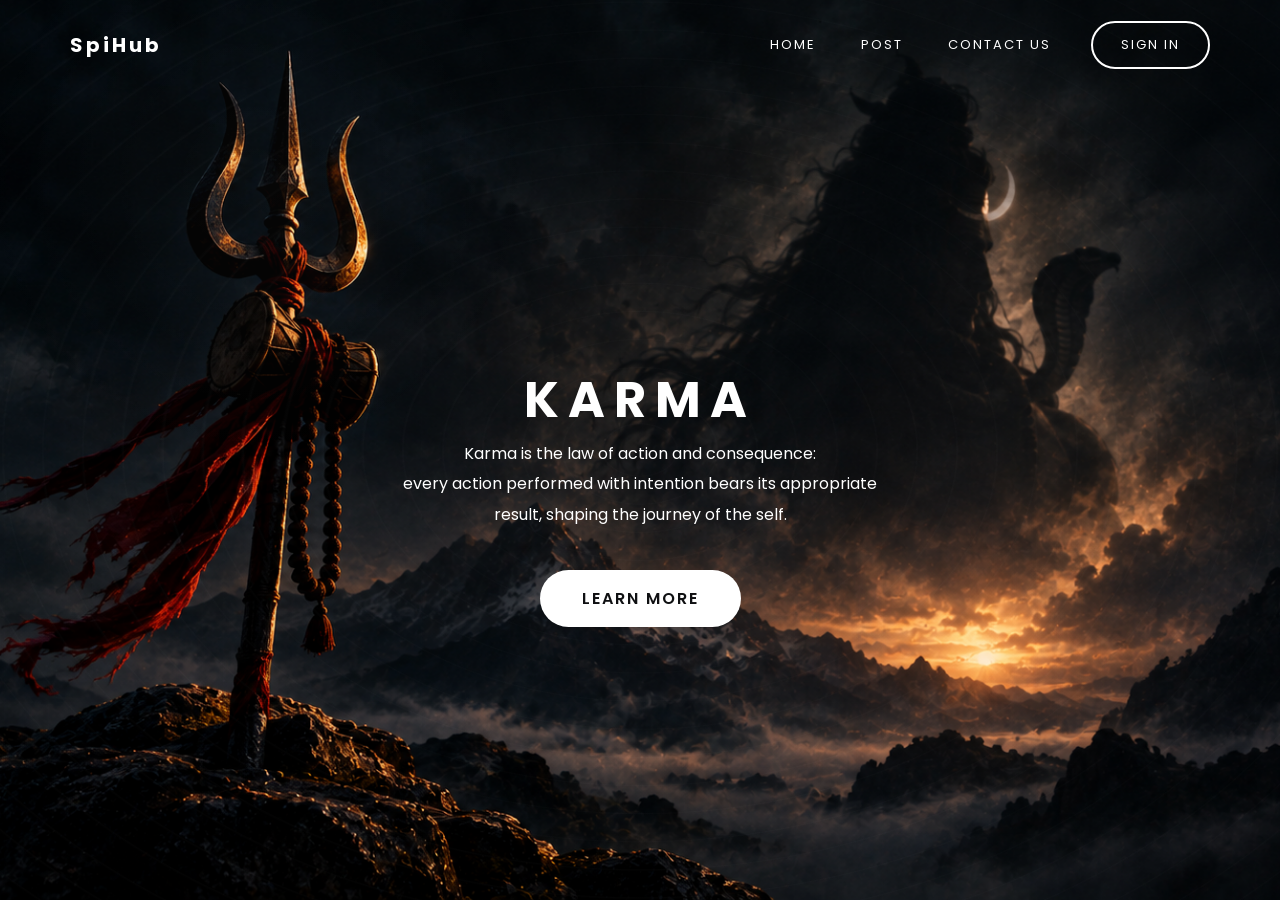
<file: index.html>
<!DOCTYPE html>
<html lang="en">
<head>

<meta charset="UTF-8">
<meta name="viewport" content="width=device-width, initial-scale=1.0, user-scalable=no">
<link href="https://fonts.googleapis.com/css2?family=Poppins:wght@400;500;600;700&display=swap" rel="stylesheet"> 
<title>SpiHub</title>

<link rel="stylesheet" href="style.css">

</head>

<body>


<header>

    <div class="logo">
        <!--<div class="logo-circle"></div>-->
        SpiHub
    </div>


    <nav>
        <a href="home.html">HOME</a>
        <a href="post.html">POST</a>
        <a href="#">CONTACT US</a>
        <!--<div class="search"></div>-->
    </nav>

   
    <a href="login.html" class="sign-btn">
        SIGN IN
    </a>

<div class="mobile-nav" id="mobileNav">
    <a href="home.html">HOME</a>
    <a href="post.html">POST</a>
    <a href="#">CONTACT US</a>
    <a href="login.html">SIGN IN</a>
</div>

    <div class="menu" onclick="toggleMenu()">
        ☰
    </div>

</header>



<section class="hero">

    <h1>
        KARMA
    </h1>


    <p>
        Karma is the law of action and consequence:<br>
        every action performed with intention bears its appropriate<br>
        result, shaping the journey of the self.
    </p>


    <a href="index222.html" class="cta">
        LEARN MORE
    </a>


</section>


<script src="script.js"></script>

</body>
</html>
</file>
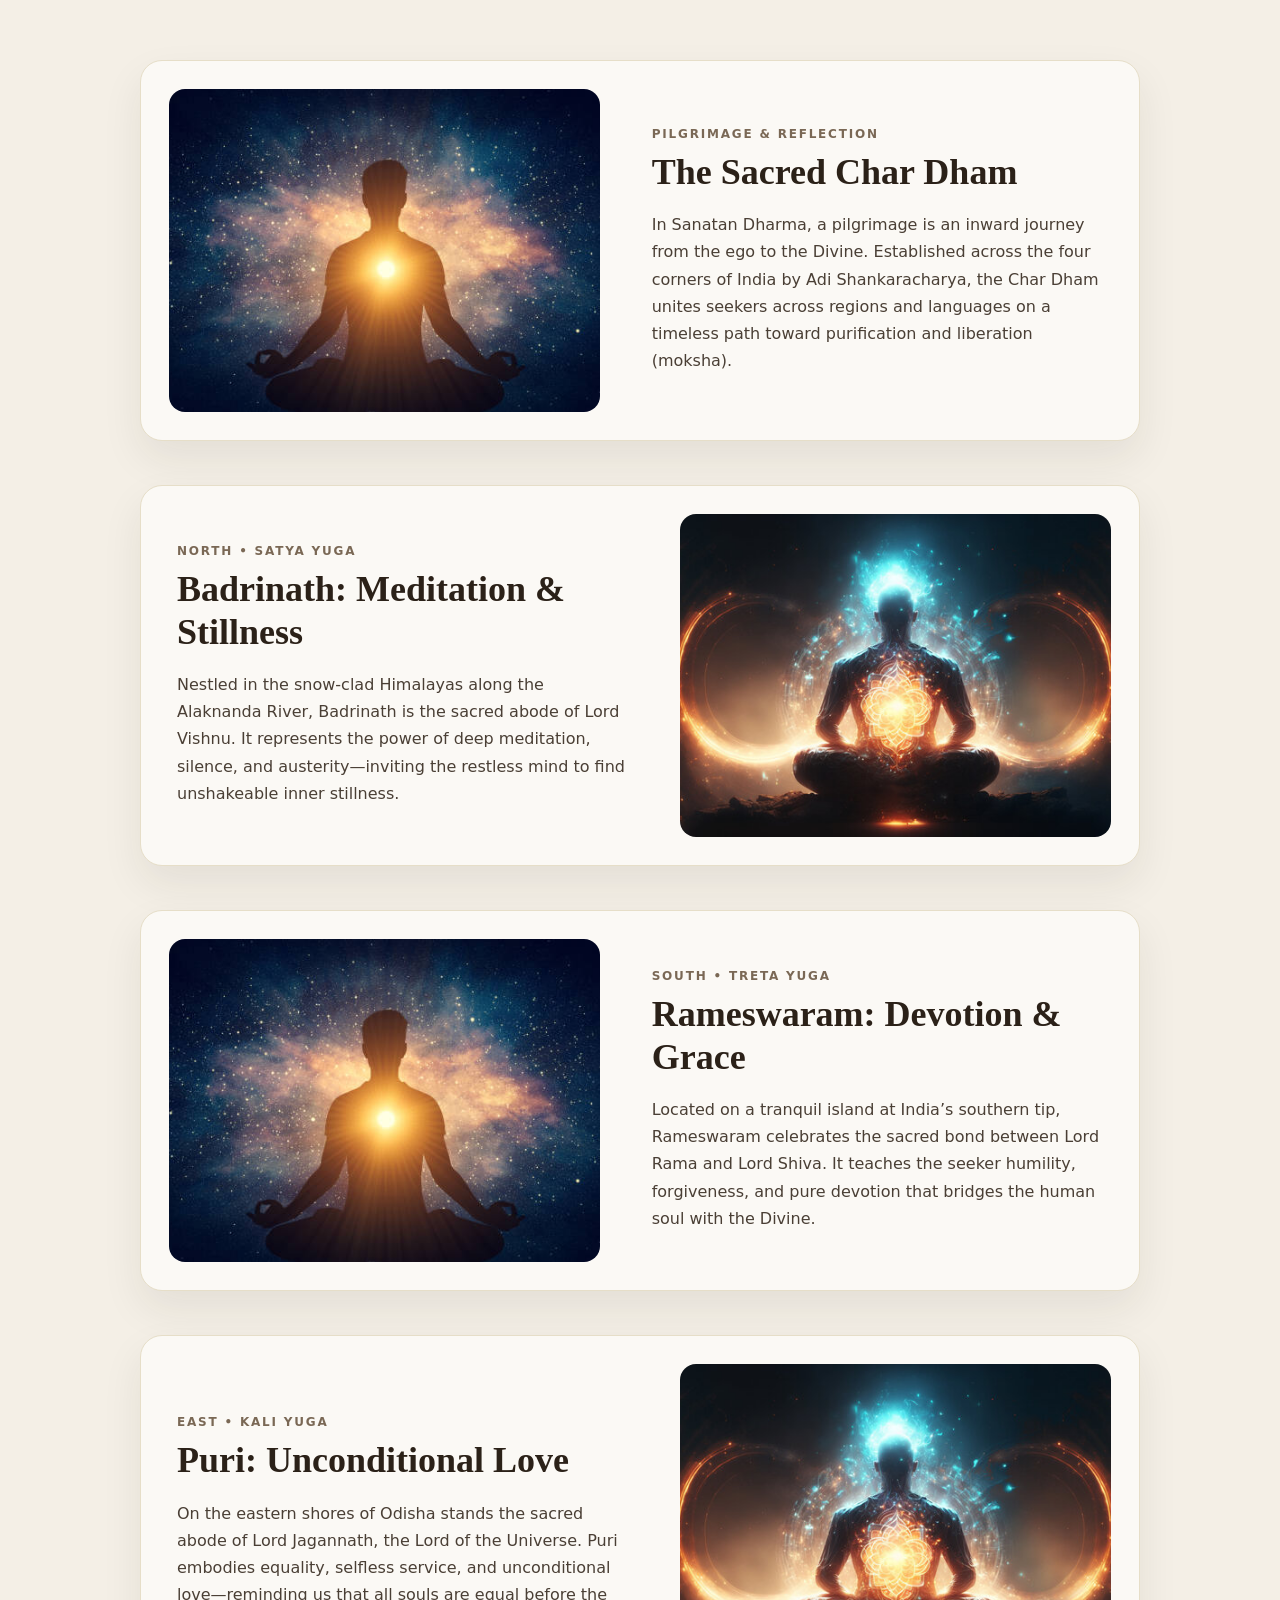
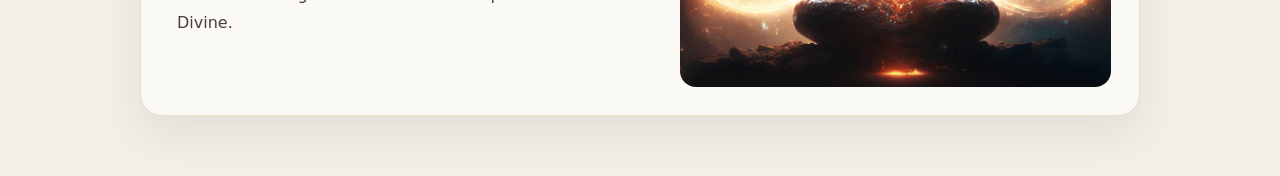
<file: home.html>
<!DOCTYPE html>
<html lang="en">
<head>
  <meta charset="UTF-8" />
  <meta name="viewport" content="width=device-width, initial-scale=1.0" />
  <title>The Sacred Char Dham</title>
  <style>
    * {
      box-sizing: border-box;
      margin: 0;
      padding: 0;
    }

    body {
      background-color: #f4efe6;
      font-family: system-ui, -apple-system, 'Segoe UI', Roboto, sans-serif;
      padding: clamp(24px, 5vw, 60px) clamp(14px, 3vw, 28px);
      color: #2c2219;
    }

    /* Vertical container holding all sections one by one */
    .sections-wrapper {
      max-width: 1000px;
      margin: 0 auto;
      display: flex;
      flex-direction: column;
      gap: clamp(24px, 4vw, 44px);
    }

    .dham-card {
      display: flex;
      align-items: center;
      gap: clamp(20px, 4vw, 44px);
      width: 100%;
      background-color: #fbf9f5;
      border: 1px solid #e6dec8;
      border-radius: clamp(14px, 2vw, 22px);
      padding: clamp(16px, 3vw, 28px);
      box-shadow: 0 18px 40px rgba(44, 34, 25, 0.08);
    }

    /* Alternate image to the right on every 2nd card for visual variety */
    .dham-card:nth-child(even) {
      flex-direction: row-reverse;
    }

    .dham-image {
      flex: 1 1 48%;
      min-width: 0;
    }

    .dham-image img {
      width: 100%;
      aspect-ratio: 4 / 3;
      max-height: 400px;
      object-fit: cover;
      border-radius: clamp(10px, 1.5vw, 16px);
      display: block;
    }

    .dham-content {
      flex: 1 1 52%;
      min-width: 0;
      padding: 0 8px;
    }

    .dham-tag {
      display: block;
      font-size: clamp(11px, 1.2vw, 12px);
      font-weight: 600;
      letter-spacing: 1.8px;
      text-transform: uppercase;
      color: #7a6855;
      margin-bottom: 10px;
    }

    .dham-content h2 {
      font-family: 'Georgia', 'Times New Roman', serif;
      font-size: clamp(24px, 3.4vw, 36px);
      line-height: 1.18;
      font-weight: 700;
      color: #2b2118;
      margin-bottom: clamp(12px, 2vw, 18px);
    }

    .dham-content p {
      font-size: clamp(14.5px, 1.5vw, 16px);
      line-height: 1.7;
      color: #4a3f35;
    }

    /* Tablet & Mobile stacking (overrides row-reverse so image is always on top) */
    @media (max-width: 768px) {
      .dham-card,
      .dham-card:nth-child(even) {
        flex-direction: column;
        align-items: stretch;
      }

      .dham-image,
      .dham-content {
        flex: 1 1 auto;
        width: 100%;
        padding: 0;
      }

      .dham-image img {
        aspect-ratio: 16 / 10;
        max-height: 300px;
      }
    }
  </style>
</head>
<body>

  <main class="sections-wrapper">

    <!-- Section 1: Overview -->
    <section class="dham-card">
      <div class="dham-image">
        <img src="img1.jpg" alt="Spiritual traveler walking toward a glowing ancient temple" />
      </div>
      <div class="dham-content">
        <span class="dham-tag">Pilgrimage &amp; Reflection</span>
        <h2>The Sacred Char Dham</h2>
        <p>
          In Sanatan Dharma, a pilgrimage is an inward journey from the ego to the Divine.
          Established across the four corners of India by Adi Shankaracharya, the Char Dham
          unites seekers across regions and languages on a timeless path toward purification
          and liberation (moksha).
        </p>
      </div>
    </section>

    <!-- Section 2: Badrinath -->
    <section class="dham-card">
      <div class="dham-image">
        <img src="img2.jpg" alt="Badrinath temple in the Himalayas" />
      </div>
      <div class="dham-content">
        <span class="dham-tag">North • Satya Yuga</span>
        <h2>Badrinath: Meditation &amp; Stillness</h2>
        <p>
          Nestled in the snow-clad Himalayas along the Alaknanda River, Badrinath is the
          sacred abode of Lord Vishnu. It represents the power of deep meditation, silence,
          and austerity—inviting the restless mind to find unshakeable inner stillness.
        </p>
      </div>
    </section>

    <!-- Section 3: Rameswaram -->
    <section class="dham-card">
      <div class="dham-image">
        <img src="img1.jpg" alt="Rameswaram temple by the ocean" />
      </div>
      <div class="dham-content">
        <span class="dham-tag">South • Treta Yuga</span>
        <h2>Rameswaram: Devotion &amp; Grace</h2>
        <p>
          Located on a tranquil island at India’s southern tip, Rameswaram celebrates the
          sacred bond between Lord Rama and Lord Shiva. It teaches the seeker humility,
          forgiveness, and pure devotion that bridges the human soul with the Divine.
        </p>
      </div>
    </section>

    <!-- Section 4: Puri -->
    <section class="dham-card">
      <div class="dham-image">
        <img src="img2.jpg" alt="Jagannath temple in Puri" />
      </div>
      <div class="dham-content">
        <span class="dham-tag">East • Kali Yuga</span>
        <h2>Puri: Unconditional Love</h2>
        <p>
          On the eastern shores of Odisha stands the sacred abode of Lord Jagannath, the
          Lord of the Universe. Puri embodies equality, selfless service, and unconditional
          love—reminding us that all souls are equal before the Divine.
        </p>
      </div>
    </section>
  </main>

</body>
</html>
</file>
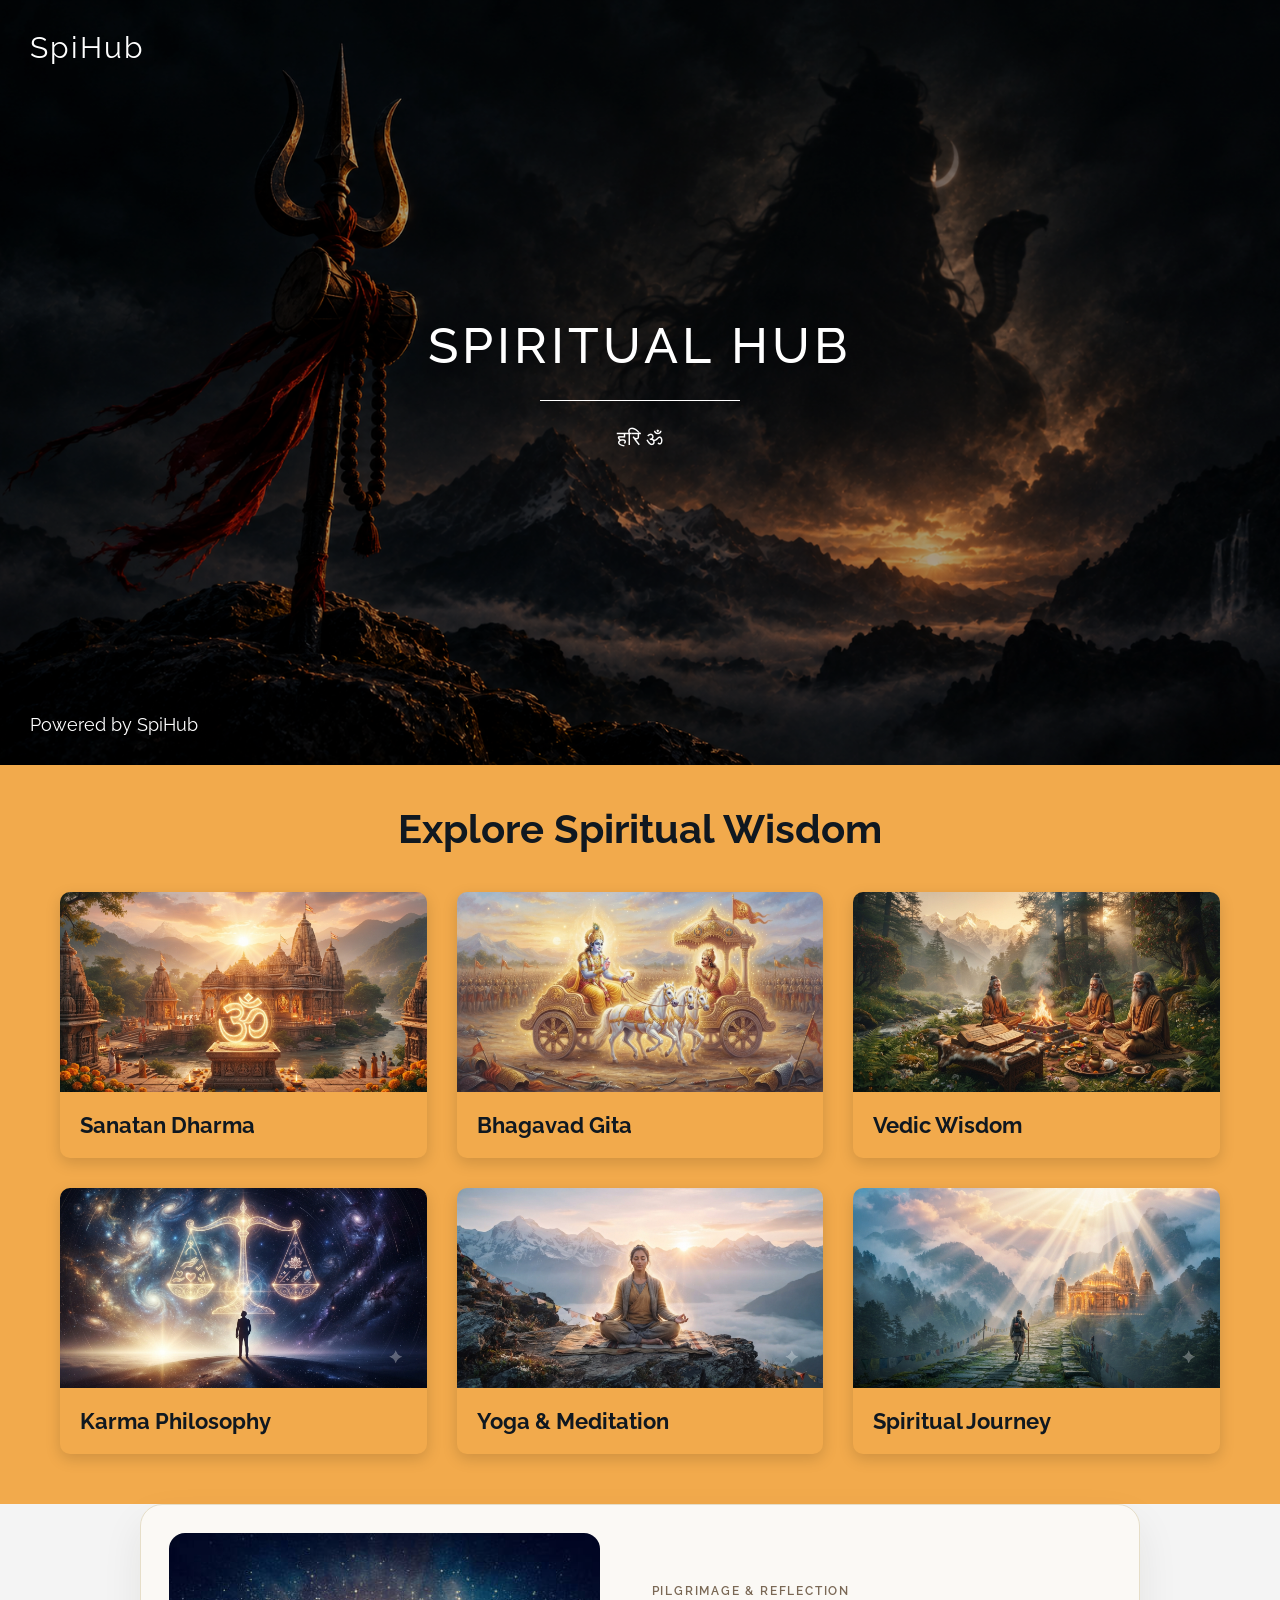
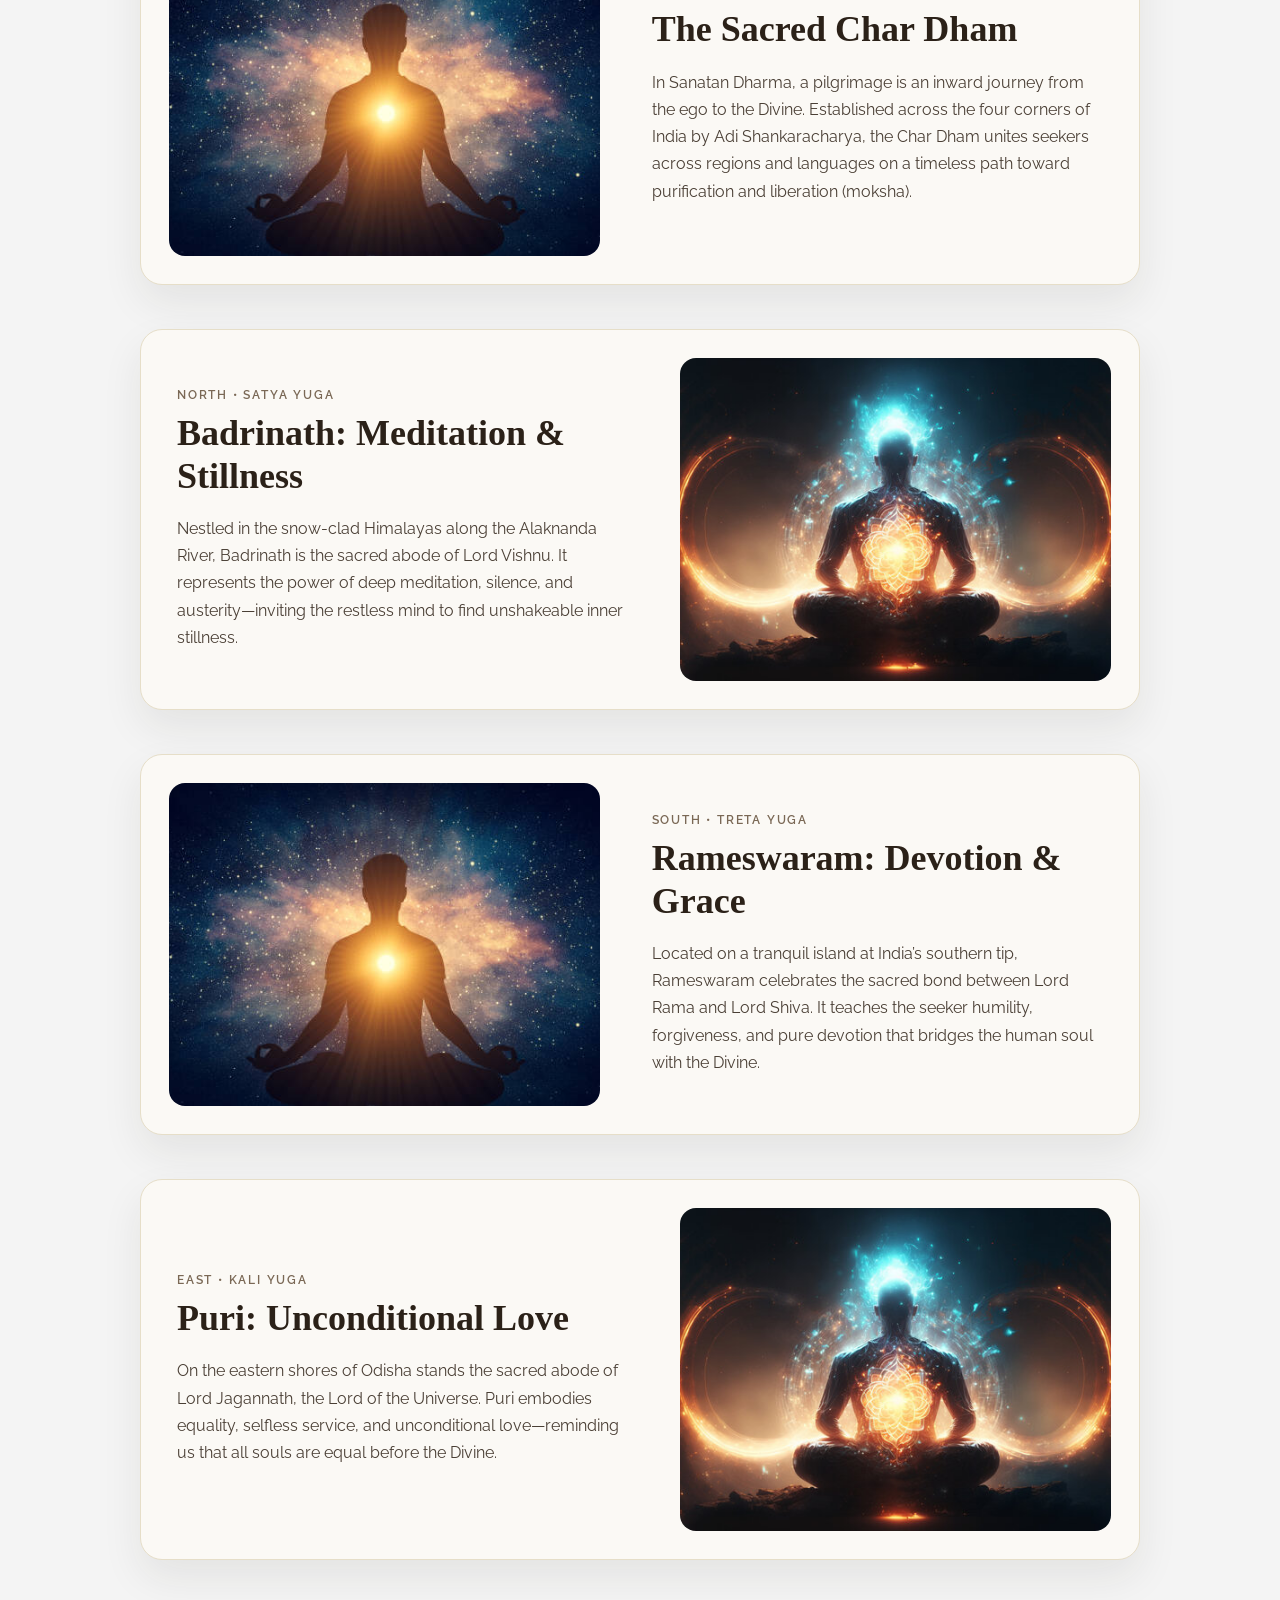
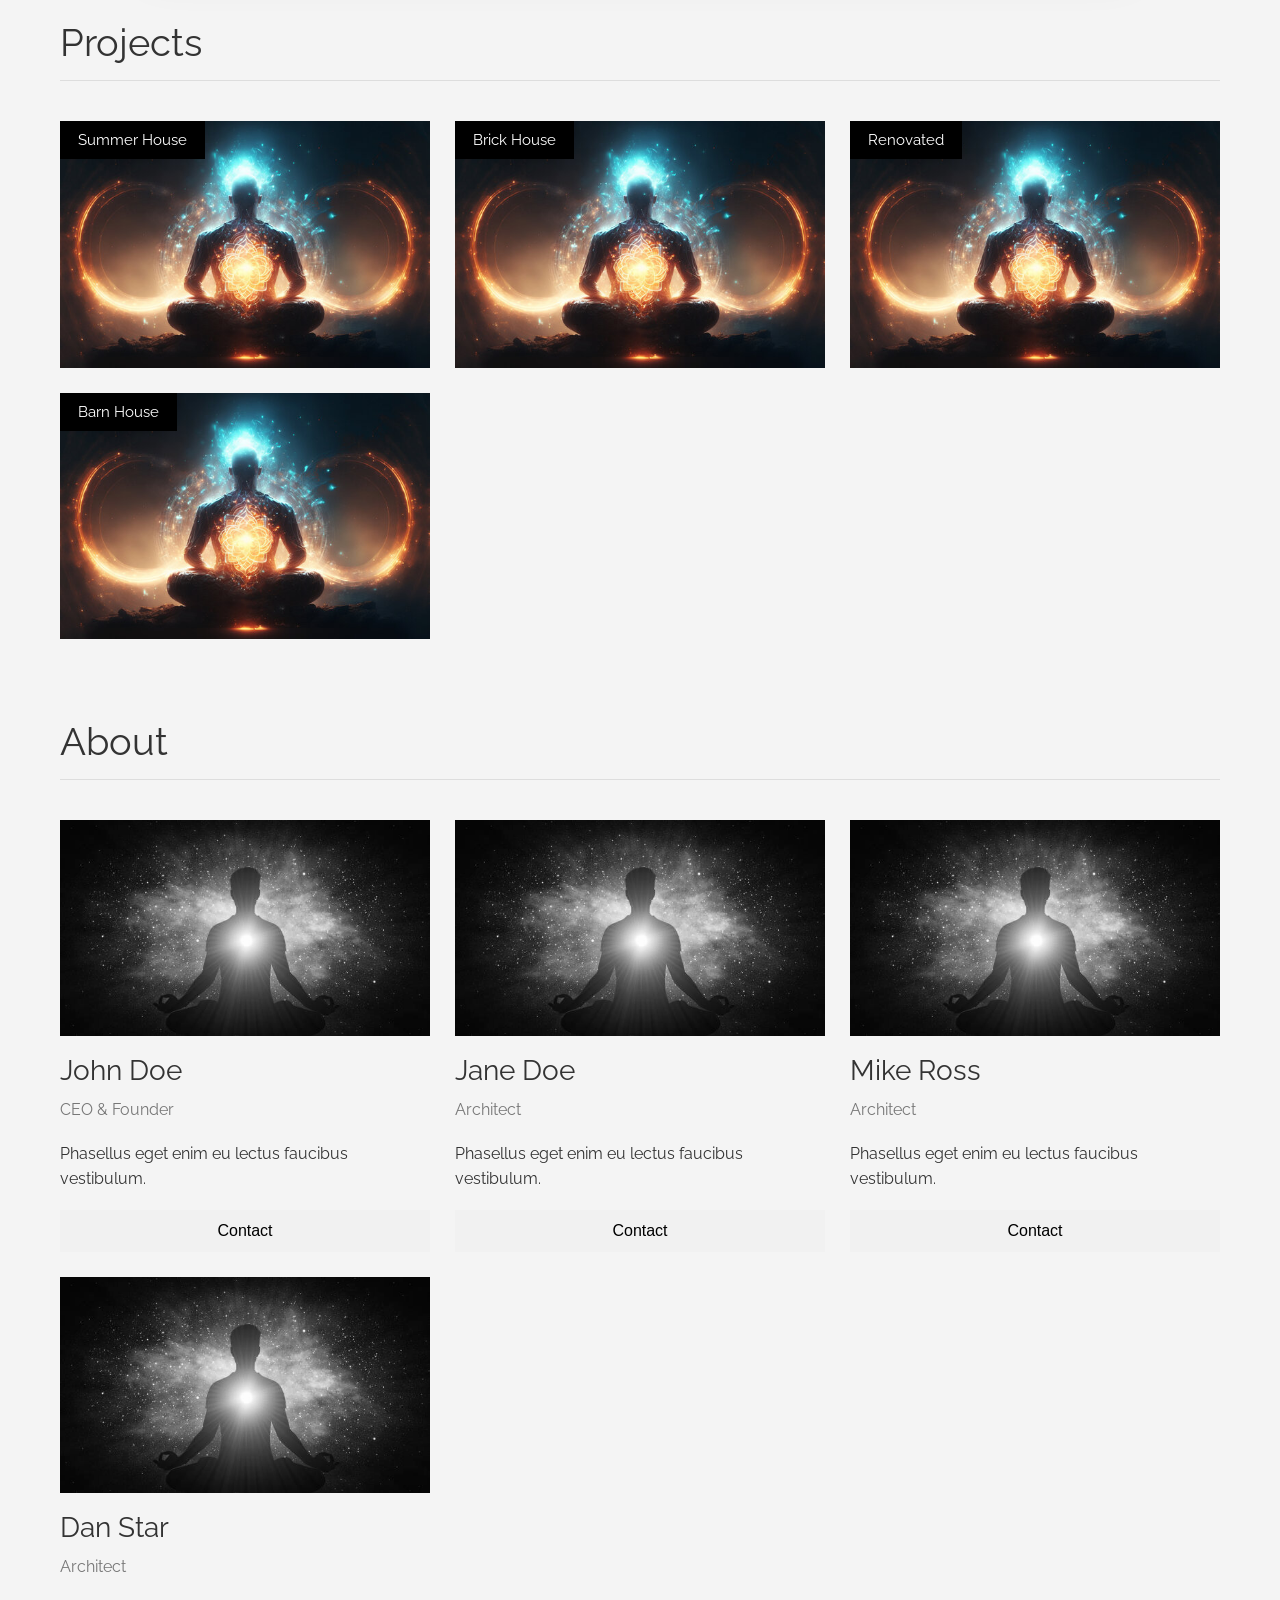
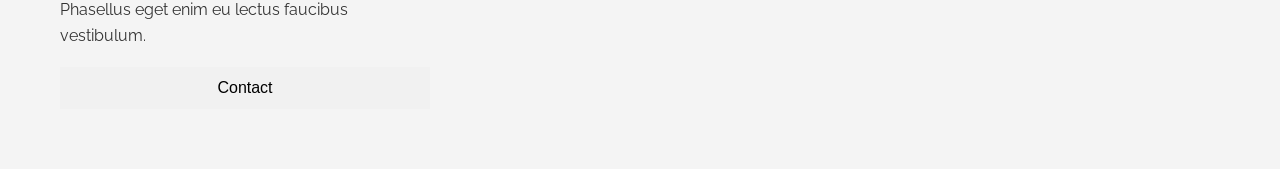
<file: index222.html>
<!DOCTYPE html> 
<html lang="en">

<head>
    <title>SpiHub</title>
    <meta charset="UTF-8">
    <meta name="viewport" content="width=device-width, initial-scale=1.0">
    <link href="https://fonts.googleapis.com/css?family=Raleway:300,400,700&display=swap" rel="stylesheet">
    <link rel="stylesheet" href="style222.css">
</head>
<body>

<!-- HERO SECTION -->

<section class="hero">
    <div class="overlay"></div>
    <div class="logo">
        SpiHub
    </div>
    <div class="hero-content">
        <h1>SPIRITUAL HUB</h1>
        <div class="line"></div>
        <p class="countdown">
            हरि ॐ
        </p>
    </div>
    <div class="footer">
        Powered by 
        <a href="#">SpiHub</a>
    </div>
</section>

<!-- ================= Container1 ================= -->
    
<section style="background-color: #F2AA4C;">
    <div class="holiday-title">
        <h2>Explore Spiritual Wisdom</h2>
    </div>
    <div class="gallery">
        <div class="card">
            <img src="Sanatan Dharma.png">
            <div class="card-content">
                <h4>Sanatan Dharma</h4>
            </div>
        </div>
        <div class="card">
            <img src="Bhagavad Gita.png">
            <div class="card-content">
                <h4>Bhagavad Gita</h4>
            </div>
        </div>
        <div class="card">
            <img src="Vedic Wisdom.png">
            <div class="card-content">
                <h4>Vedic Wisdom</h4>
            </div>
        </div>
        <div class="card">
            <img src="Karma Philosophy.png">
            <div class="card-content">
                <h4>Karma Philosophy</h4>
            </div>
        </div>
        <div class="card">
            <img src="Yoga & Meditation.png">
            <div class="card-content">
                <h4>Yoga & Meditation</h4>
            </div>
        </div>
        <div class="card">
            <img src="Spiritual Journey.png">
            <div class="card-content">
                <h4>Spiritual Journey</h4>
            </div>
        </div>
    </div>
</section>

<!-- ================= Container2 ================= -->
    
<main class="sections-wrapper">
    <!-- Section 1: Overview -->
    <section class="dham-card">
      <div class="dham-image">
        <img src="img1.jpg" alt="Spiritual traveler walking toward a glowing ancient temple" />
      </div>
      <div class="dham-content">
        <span class="dham-tag">Pilgrimage &amp; Reflection</span>
        <h2>The Sacred Char Dham</h2>
        <p>
          In Sanatan Dharma, a pilgrimage is an inward journey from the ego to the Divine.
          Established across the four corners of India by Adi Shankaracharya, the Char Dham
          unites seekers across regions and languages on a timeless path toward purification
          and liberation (moksha).
        </p>
      </div>
    </section>
    <!-- Section 2: Badrinath -->
    <section class="dham-card">
      <div class="dham-image">
        <img src="img2.jpg" alt="Badrinath temple in the Himalayas" />
      </div>
      <div class="dham-content">
        <span class="dham-tag">North • Satya Yuga</span>
        <h2>Badrinath: Meditation &amp; Stillness</h2>
        <p>
          Nestled in the snow-clad Himalayas along the Alaknanda River, Badrinath is the
          sacred abode of Lord Vishnu. It represents the power of deep meditation, silence,
          and austerity—inviting the restless mind to find unshakeable inner stillness.
        </p>
      </div>
    </section>
    <!-- Section 3: Rameswaram -->
    <section class="dham-card">
      <div class="dham-image">
        <img src="img1.jpg" alt="Rameswaram temple by the ocean" />
      </div>
      <div class="dham-content">
        <span class="dham-tag">South • Treta Yuga</span>
        <h2>Rameswaram: Devotion &amp; Grace</h2>
        <p>
          Located on a tranquil island at India’s southern tip, Rameswaram celebrates the
          sacred bond between Lord Rama and Lord Shiva. It teaches the seeker humility,
          forgiveness, and pure devotion that bridges the human soul with the Divine.
        </p>
      </div>
    </section>
    <!-- Section 4: Puri -->
    <section class="dham-card">
      <div class="dham-image">
        <img src="img2.jpg" alt="Jagannath temple in Puri" />
      </div>
      <div class="dham-content">
        <span class="dham-tag">East • Kali Yuga</span>
        <h2>Puri: Unconditional Love</h2>
        <p>
          On the eastern shores of Odisha stands the sacred abode of Lord Jagannath, the
          Lord of the Universe. Puri embodies equality, selfless service, and unconditional
          love—reminding us that all souls are equal before the Divine.
        </p>
      </div>
    </section>
  </main>
    
    <!-- ================= Container3 ================= -->

<section class="projects" id="projects">
    <h2 class="section-heading">Projects</h2>
    <div class="project-gallery">
        <div class="project-card">
            <div class="project-tag">Summer House</div>
            <img src="img2.jpg" alt="Summer House">
        </div>
        <div class="project-card">
            <div class="project-tag">Brick House</div>
            <img src="img2.jpg" alt="Brick House">
        </div>
        <div class="project-card">
            <div class="project-tag">Renovated</div>
            <img src="img2.jpg" alt="Renovated House">
        </div>
        <div class="project-card">
            <div class="project-tag">Barn House</div>
            <img src="img2.jpg" alt="Barn House">
        </div>
    </div>
</section>

<!-- ================= Container4 ================= -->

<section class="about" id="about">
    <h2 class="section-heading">About</h2>
    <div class="team-gallery">
        <div class="team-card">
            <img src="img1.jpg" alt="John">
            <h3>John Doe</h3>
            <p class="team-role">CEO & Founder</p>
            <p>Phasellus eget enim eu lectus faucibus vestibulum.</p>
            <button class="contact-btn">Contact</button>
        </div>
        <div class="team-card">
            <img src="img1.jpg" alt="Jane">
            <h3>Jane Doe</h3>
            <p class="team-role">Architect</p>
            <p>Phasellus eget enim eu lectus faucibus vestibulum.</p>
            <button class="contact-btn">Contact</button>
        </div>
        <div class="team-card">
            <img src="img1.jpg" alt="Mike">
            <h3>Mike Ross</h3>
            <p class="team-role">Architect</p>
            <p>Phasellus eget enim eu lectus faucibus vestibulum.</p>
            <button class="contact-btn">Contact</button>
        </div>
        <div class="team-card">
            <img src="img1.jpg" alt="Dan">
            <h3>Dan Star</h3>
            <p class="team-role">Architect</p>
            <p>Phasellus eget enim eu lectus faucibus vestibulum.</p>
            <button class="contact-btn">Contact</button>
        </div>
    </div>
</section>

</body>
</html>
</file>
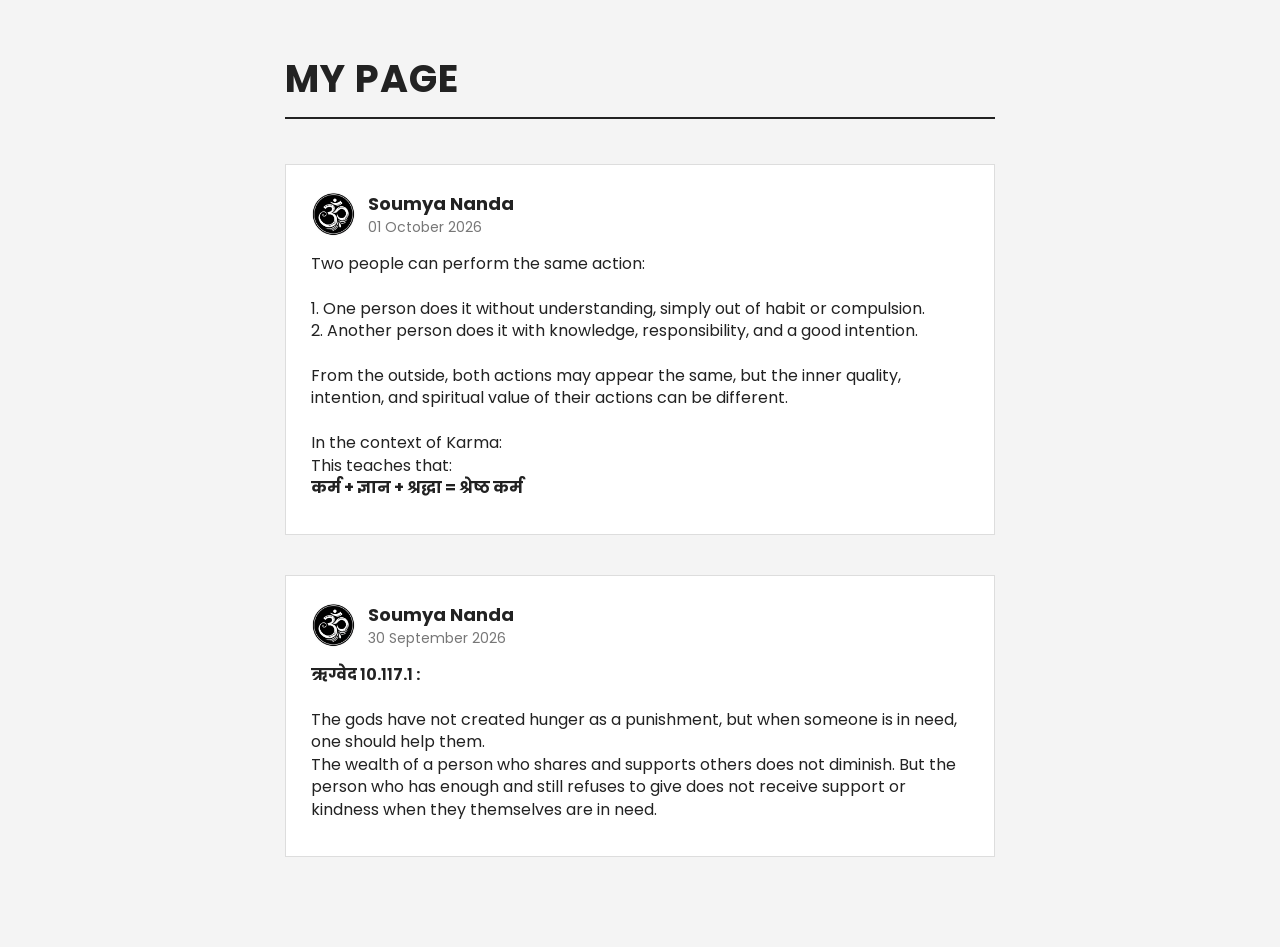
<file: post.html>
<!DOCTYPE html>
<html lang="en">
<head>
    <meta charset="UTF-8">
    <meta name="viewport" content="width=device-width, initial-scale=1.0, maximum-scale=1.0, user-scalable=no">
	<link href="https://fonts.googleapis.com/css2?family=Poppins:wght@400;500;600;700&display=swap" rel="stylesheet">
    <title>My Page</title>
    <link rel="stylesheet" href="post.css">
    	
</head>

<body>

    <main class="page">

        <!-- PAGE HEADER -->
        <header class="page-header">
            <h1>MY PAGE</h1>
            <div class="header-line"></div>
        </header>

        <!-- ================= POST 1 ================= -->

        <article class="post">

            <div class="post-header">
    		<img src="logo.png" alt="Profile" class="profile-img">
    	    	<div class="user-info">
        		<h3>Soumya Nanda</h3>
        		<time datetime="2026-08-18">01 October 2026</time>
    	    	</div>
	    </div>

      		<!--<p class="description">Two people can do the same work:<br><br> 
        		<span class="more-text">			
            			1. One person does it without understanding, just because of habit or compulsion.<br>
            			2. Another person does it with knowledge, responsibility, and a good intention.<br><br>
            			From the outside, both actions may look the same, but the quality and impact of their actions are different.<br><br>
					    In the context of Karma:<br>
					    This teaches that:<br>
                        <b>कर्म + ज्ञान + श्रद्धा = श्रेष्ठ कर्म</b>
        		</span>
        		<span class="more-btn" onclick="showMore(this)">...more</span>
        	</p>-->

					<p class="description">
	                    Two people can perform the same action:<br><br>         					
            			1. One person does it without understanding, simply out of habit or compulsion.<br>
            			2. Another person does it with knowledge, responsibility, and a good intention.<br><br>
            			From the outside, both actions may appear the same, but the inner quality, intention, and spiritual value of their actions can be different.<br><br>
					    In the context of Karma:<br>
					    This teaches that:<br>
                        <b>कर्म + ज्ञान + श्रद्धा = श्रेष्ठ कर्म</b>        	
					</p>
			
            <!--<div class="post-image">
                <img src="img1.jpg" alt="Latest Post">
            </div>-->
    
        </article>

        <!-- ================= POST 2 ================= -->

        <article class="post">

            <div class="post-header">
    		<img src="logo.png" alt="Profile" class="profile-img">
    	    	<div class="user-info">
        		<h3>Soumya Nanda</h3>
        		<time datetime="2026-08-18">30 September 2026</time>
    	    	</div>
	    </div>

	               <p class="description">
	                    <b>ऋग्वेद १०.११७.१ :</b><br><br>         					
            			The gods have not created hunger as a punishment, but when someone is in need, one should help them.<br>
						The wealth of a person who shares and supports others does not diminish. But the person who has enough 
			            and still refuses to give does not receive support or kindness when they themselves are in need.        	
					</p>
        </article>


        <!-- ================= POST 3 ================= -->

        <!--<article class="post">

            <h2>Latest Post</h2>

	        <p class="post-text">
                Deo Body Spray Perfume ko nahane ke baad clean aur dry body par lagana chahiye. 
                Bottle ko body se thoda door rakhkar underarms aur sweaty areas par 2–4 light sprays karein. 
                Face aur private parts par spray na karein, aur spray ko naturally dry hone dein.
            </p>

            <div class="post-image">
                <img src="img1.jpg" alt="Latest Post">
            </div>

            <p class="post-text">
                My new post text...
            </p>

            <time datetime="2026-08-18">
                18 August 2026
            </time>

        </article>-->

        <!-- ================= POST 4 ================= -->

        <!--<article class="post">

            <h2>Latest Post</h2>

	        <p class="post-text">
                Deo Body Spray Perfume ko nahane ke baad clean aur dry body par lagana chahiye. 
                Bottle ko body se thoda door rakhkar underarms aur sweaty areas par 2–4 light sprays karein. 
                Face aur private parts par spray na karein, aur spray ko naturally dry hone dein.
            </p>

            <div class="post-image">
                <img src="img1.jpg" alt="Latest Post">
            </div>

            <p class="post-text">
                My new post text...
            </p>

            <time datetime="2026-08-18">
                18 August 2026
            </time>

        </article>-->

    </main>
<script src="post.js"></script>
<script src="script.js"></script>
</body>
</html>
</file>
<file: style.css>
*{
    margin:0; 
    padding:0;
    box-sizing:border-box;
    font-family:'Poppins', sans-serif;
} 

/*html,
body{
    width:100%;
    min-height:100%;
}*/

html,
body {
    width: 100%;
    min-height: 100%;
    overflow-x: hidden;
    overflow-y: auto;
}

body {
    min-height: 100dvh;
}

body{
    background-image:url("bg_img-1.png");
    background-size:cover;
    background-position:center;
    background-repeat:no-repeat;
    background-attachment:fixed;
    color:#FFFFFF;
    min-height:100vh;
    overflow-x:hidden;
    position:relative;
    opacity:0;
    transition:opacity .3s ease
}

body.loaded{
    opacity:1;
}

/* Background Pattern */

body::before{
    content:"";
    position:fixed;
    inset:0;

    background:
    radial-gradient(
        circle at 20% 20%,
        rgba(255,255,255,0.06),
        transparent 25%
    ),

    repeating-radial-gradient(
        ellipse at center,
        transparent 0px,
        transparent 35px,
        rgba(255,255,255,0.035) 37px,
        transparent 40px
    );

    opacity:.45;
    pointer-events:none;
}


/* Header */

header{
    width:100%;
    min-height:90px;
    padding:0 70px;
    display:flex;
    align-items:center;
    justify-content:space-between;
    position:relative;
    z-index:2;
}


/* Logo */

.logo{
    display:flex;
    align-items:center;
    gap:12px;
    font-size:20px;
    font-weight:700;
    letter-spacing:3px;
    white-space:nowrap;
}

/*.logo-circle{
    width:28px;
    height:28px;
    border:2px solid white;
    border-radius:50%;
    flex-shrink:0;
}*/


/* Navigation */

nav{
    display:flex;
    align-items:center;
    gap:45px;
    margin-left:auto;
    margin-right:40px;
}

nav a{
    text-decoration:none;
    color:white;
    font-size:13px;
    letter-spacing:2px;
    transition:.3s;
}

nav a:hover{
    color:#FF9933;
}


/* Search */

/*.search{
    width:18px;
    height:18px;
    border:2px solid white;
    border-radius:50%;
    position:relative;
}*/

/*.search::after{
    content:"";
    position:absolute;
    width:8px;
    height:2px;
    background:white;
    right:-6px;
    bottom:-3px;
    transform:rotate(45deg);
}*/


/* Sign Button */

.sign-btn{
    padding:12px 28px;
    border:2px solid #fff;
    border-radius:50px;
    text-decoration:none;
    color:white;
    font-size:13px;
    letter-spacing:2px;
    transition:.3s;
    white-space:nowrap;
}

.sign-btn:hover{
    background:transparent;
    color:#fff;
    border:2px solid #FF9933;
}


/* Hero */

.hero{
    min-height:calc(100vh - 90px);
    display:flex;
    justify-content:center;
    align-items:center;
    flex-direction:column;
    text-align:center;
    position:relative;
    z-index:1;
    padding:40px 20px;
}


/* Heading */

/*.hero h1{
    font-size:clamp(45px, 7vw, 80px);
    font-weight:800;
    letter-spacing:clamp(8px, 2.2vw, 25px);
    margin-top:35px;
}*/

.hero h1{
    font-size:50px;
    letter-spacing:clamp(5px, 2vw, 9px);
    text-align:center;
    width:100%;
}

/* Paragraph */

.hero p{
    margin-top:1px;
    max-width:750px;
    color:#fff;
    line-height:1.9;
    font-size:clamp(13px, 1.5vw, 16px);
}


/* Button */

.cta{
    margin-top:40px;
    padding:16px 42px;
    background:white;
    color:#0F1012;
    border-radius:50px;
    text-decoration:none;
    font-weight:600;
    letter-spacing:2px;
    transition:.35s;
    display:inline-block;
}

.cta:hover{
    transform:translateY(-5px);
    box-shadow:
        0 10px 30px rgba(255,255,255,.25);
}


/* Mobile Menu */

.menu{
    display:none;
    font-size:30px;
    cursor:pointer;
    color: #FF9933;
}

.mobile-nav{
    display:none;
}

/* =========================
   TABLET
========================= */

@media screen and (max-width:768px){

.mobile-nav{
        position:absolute;
        top:75px;
        right:25px;
        width:450px;
        display:none;
        flex-direction:column;
        background:rgba(15,16,18,0.95);
        border:1px solid rgba(255,255,255,0.2);
        border-radius:15px;
        padding:15px;
        z-index:10;
    }

    .mobile-nav.active{
        display:flex;
    }

    .mobile-nav a{
        color:white;
        text-decoration:none;
        padding:12px;
        font-size:13px;
        letter-spacing:2px;
    }

    .mobile-nav a:hover{
        background:rgba(255,255,255,0.1);
        border-radius:8px;
    }

    header{
        min-height:75px;
        padding:0 25px;
    }

    nav,
    .sign-btn{
        display:none;
    }

    .menu{
        display:block;
    }
    
    .hero{
        min-height:calc(100vh - 75px);
        padding:30px 20px;
    }

    .hero h1{
        font-size:45px;
        letter-spacing:12px;
        margin-top:40px;
    }

    .hero p{
        max-width:600px;
        padding:0 10px;
        font-size:14px;
        line-height:1.8;
    }

    .cta{
        margin-top:30px;
        padding:14px 35px;
        font-size:13px;
    }
}


/* =========================
   MOBILE
========================= */

@media screen and (max-width:480px){

.mobile-nav{
        position:absolute;
        top:75px;
        right:25px;
        width:310px;
        display:none;
        flex-direction:column;
        background:rgba(15,16,18,0.95);
        border:1px solid rgba(255,255,255,0.2);
        border-radius:15px;
        padding:15px;
        z-index:10;
    }

    .mobile-nav.active{
        display:flex;
    }

    .mobile-nav a{
        color:white;
        text-decoration:none;
        padding:12px;
        font-size:13px;
        letter-spacing:2px;
    }

    .mobile-nav a:hover{
        background:rgba(255,255,255,0.1);
        border-radius:8px;
    }
    
    header{
        min-height:70px;
        padding:0 18px;
    }

    .logo{
        font-size:17px;
        letter-spacing:2px;
        gap:8px;
    }

    .logo-circle{
        width:24px;
        height:24px;
    }

    .menu{
        font-size:27px;
    }

    html,
        body{
        width:100%;
        min-height:100%;
        overflow-x:hidden;
        overflow-y:auto;
        scrollbar-width:none; /* Firefox */
    }

    html::-webkit-scrollbar,
    body::-webkit-scrollbar{
        display:none; /* Chrome, Android, Safari */
    }

    .hero{
        min-height:calc(100dvh - 70px);
        height:auto;
        overflow:visible;
    }

    .hero h1{
        /*font-size:clamp(40px, 10vw, 70px);*/
        font-size: 50px;
        letter-spacing:clamp(5px, 2vw, 9px);
    }

    .hero p{
        margin-top:20px;
        padding:0 5px;
        font-size:13px;
        line-height:1.5;
    }

    .cta{
        margin-top:28px;
        padding:13px 30px;
        font-size:12px;
        letter-spacing:1.5px;
    }
}


/* =========================
   SMALL MOBILE
========================= */

@media screen and (max-width:350px){

    header{
        padding:0 15px;
    }

    .logo{
        font-size:15px;
    }

    .logo-circle{
        width:21px;
        height:21px;
    }

    .menu{
        font-size:25px;
    }

    body{
        background-size:120% auto;
        background-position:center;
    }
    
    .hero{
        padding-left:12px;
        padding-right:12px;
    }

    .hero h1{
        font-size:28px;
        letter-spacing:5px;
    }

    .hero p{
        font-size:12px;
        line-height:1.6;
    }

    .cta{
        padding:12px 26px;
        font-size:11px;
    }
}
</file>
<file: style222.css>
*{
            margin:0;
            padding:0;
            box-sizing:border-box;
        }
 
        html{
            scroll-behavior:smooth;
        }

        body{
            font-family:"Raleway",sans-serif;
            background:#f4f4f4;
            color:#333;
        }

        /* ================= HERO SECTION ================= */

        .hero{
            width:100%;
            height:85vh;
            background:url("bg_img-1.png") center/cover no-repeat;
            position:relative;
            color:white;
        }

        .overlay{
            width:100%;
            height:100%;
            background:rgba(0,0,0,.35);
            position:absolute;
        }

        .logo{
            position:absolute;
            top:30px;
            left:30px;
            font-size:30px;
            font-weight:400;
            letter-spacing:2px;
        }

        .hero-content{
            position:absolute;
            top:50%;
            left:50%;
            transform:translate(-50%,-50%);
            text-align:center;
            width:90%;
        }

        .hero-content h1{
            font-size:50px;
            letter-spacing:4px;
            margin-bottom:25px;
            font-weight:500;
        }

        .line{
            width:200px;
            height:1px;
            background:white;
            margin:auto;
            margin-bottom:25px;
        }

        .countdown{
            font-size:20px;
        }

        .footer{
            position:absolute;
            bottom:30px;
            left:30px;
            font-size:18px;
        }

        .footer a{
            color:white;
            text-decoration:none;
        }


        /* ================= HOLIDAY SECTION ================= */

        .holiday-title{
            text-align:center;
            padding:40px 20px;
        }
        .holiday-title h2{
            font-size:40px;
            color:#101820;
        }
        .gallery{
            max-width:1200px;
            margin:auto;
            padding:0 20px 50px;
            display:grid;
            grid-template-columns:repeat(3,1fr);
            gap:30px;
        }
        .card{
            background:#F2AA4C;
            border-radius:10px;
            overflow:hidden;
            box-shadow:0 5px 15px rgba(0,0,0,.15);
            transition:.3s;
        }
        .card:hover{
            transform:translateY(-8px);
        }
        .card img{
            width:100%;
            display:block;
        }
        .card-content{
            padding:20px;
        }
        .card-content h4{
            font-size:22px;
            color:#101820;
        }

        /* ================= PROJECTS ================= */

.projects{
    max-width:1200px;
    margin:auto;
    padding:60px 20px;
}

.section-heading{
    font-size:38px;
    font-weight:400;
    margin-bottom:40px;
    padding-bottom:15px;
    border-bottom:1px solid #ddd;
}

.project-gallery{
    display:grid;
    grid-template-columns:repeat(auto-fit,minmax(280px,1fr));
    gap:25px;
}

.project-card{
    position:relative;
    overflow:hidden;
}

.project-card img{
    width:100%;
    display:block;
}

.project-tag{
    position:absolute;
    top:0;
    left:0;
    background:#000;
    color:#fff;
    padding:10px 18px;
    font-size:15px;
}

/* ================= ABOUT ================= */

.about{
    max-width:1200px;
    margin:auto;
    padding:20px 20px 60px;
}

.team-gallery{
    display:grid;
    grid-template-columns:repeat(auto-fit,minmax(280px,1fr));
    gap:25px;
}

.team-card img{
    width:100%;
    display:block;
    filter:grayscale(100%);
}

.team-card h3{
    font-size:28px;
    font-weight:400;
    margin:18px 0 10px;
}

.team-role{
    color:#777;
    margin-bottom:15px;
}

.team-card p{
    line-height:1.6;
    margin-bottom:18px;
}

.contact-btn{
    width:100%;
    padding:12px;
    border:none;
    background:#f1f1f1;
    font-size:16px;
    cursor:pointer;
    transition:.3s;
}

.contact-btn:hover{
    background:#ddd;
}

/* Vertical container holding all sections one by one */
    .sections-wrapper {
      max-width: 1000px;
      margin: 0 auto;
      display: flex;
      flex-direction: column;
      gap: clamp(24px, 4vw, 44px);
    }

    .dham-card {
      display: flex;
      align-items: center;
      gap: clamp(20px, 4vw, 44px);
      width: 100%;
      background-color: #fbf9f5;
      border: 1px solid #e6dec8;
      border-radius: clamp(14px, 2vw, 22px);
      padding: clamp(16px, 3vw, 28px);
      box-shadow: 0 18px 40px rgba(44, 34, 25, 0.08);
    }

    /* Alternate image to the right on every 2nd card for visual variety */
    .dham-card:nth-child(even) {
      flex-direction: row-reverse;
    }

    .dham-image {
      flex: 1 1 48%;
      min-width: 0;
    }

    .dham-image img {
      width: 100%;
      aspect-ratio: 4 / 3;
      max-height: 400px;
      object-fit: cover;
      border-radius: clamp(10px, 1.5vw, 16px);
      display: block;
    }

    .dham-content {
      flex: 1 1 52%;
      min-width: 0;
      padding: 0 8px;
    }

    .dham-tag {
      display: block;
      font-size: clamp(11px, 1.2vw, 12px);
      font-weight: 600;
      letter-spacing: 1.8px;
      text-transform: uppercase;
      color: #7a6855;
      margin-bottom: 10px;
    }

    .dham-content h2 {
      font-family: 'Georgia', 'Times New Roman', serif;
      font-size: clamp(24px, 3.4vw, 36px);
      line-height: 1.18;
      font-weight: 700;
      color: #2b2118;
      margin-bottom: clamp(12px, 2vw, 18px);
    }

    .dham-content p {
      font-size: clamp(14.5px, 1.5vw, 16px);
      line-height: 1.7;
      color: #4a3f35;
    }

        /* ================= RESPONSIVE ================= */

        @media(max-width:768px){
            .hero-content h1{
                font-size:42px;
            }
            .logo{
                font-size:24px;
                top:20px;
                left:20px;
            }
            .gallery{
                grid-template-columns:repeat(2,1fr);
            }
            .countdown{
                font-size:22px;
            }
            .section-heading{
               font-size:32px;
           }
           .project-gallery,
           .team-gallery{
               grid-template-columns:repeat(2,1fr);
           }
           .dham-card,
           .dham-card:nth-child(even) {
               flex-direction: column;
               align-items: stretch;
             }

           .dham-image,
           .dham-content {
               flex: 1 1 auto;
               width: 100%;
               padding: 0;
             }

           .dham-image img {
               aspect-ratio: 16 / 10;
               max-height: 300px;
             }
        }
        @media(max-width:480px){
            .hero{
               height:75vh;
            }
            .hero-content h1{
                font-size:30px;
                letter-spacing:2px;
            }
            .gallery{
                grid-template-columns:1fr;
            }
            .holiday-title h2{
                font-size:30px;
            }
            .footer{
                font-size:14px;
                left:20px;
                bottom:20px;
            }
            .section-heading{
               font-size:28px;
           }
       
           .project-gallery,
           .team-gallery{
               grid-template-columns:1fr;
           }
        }
</file>
<file: post.css>
/* =========================
   PROFILE + NAME + DATE
========================= */

.post-header{
    display:flex;
    align-items:center;
    gap:12px;
    margin-bottom:15px;
}


.profile-img{
    width:45px;
    height:45px;
    border-radius:50%;
    object-fit:cover;
}


.user-info h3{
    margin:0;
    font-size:18px;
}


.user-info time{
    font-size:13px;
    color:#aaa;
}

/* =========================
   DESCRIPTION
========================= */

.description{
    line-height:1.4;
    margin-bottom:10px;
}

.more-text{
    display:none;
}

.more-btn{
    color:#6C63FF;
    cursor:pointer;
    white-space:nowrap;

}

* {
    margin: 0;
    padding: 0;
    box-sizing: border-box;
	font-family:'Poppins', sans-serif;
}


/* =========================
   BODY
========================= */

html {
    scroll-behavior: smooth;
}

body {
    background: #f4f4f4;
    color: #222;
    line-height: 1.5;
}


/* =========================
   MAIN PAGE
========================= */

.page {
    width: 100%;
    max-width: 750px;
    margin: 0 auto;
    padding: 50px 20px;
}


/* =========================
   PAGE HEADER
========================= */

.page-header {
    margin-bottom: 45px;
}

.page-header h1 {
    font-size: 38px;
    font-weight: 700;
    letter-spacing: 1px;
}

.header-line {
    width: 100%;
    height: 2px;
    background: #222;
    margin-top: 10px;
}


/* =========================
   POST
========================= */

.post {
    width: 100%;
    background: #fff;
    padding: 25px;
    margin-bottom: 40px;
    border: 1px solid #ddd;
}


/* =========================
   POST TITLE
========================= */

.post h2 {
    font-size: 25px;
    font-weight: 600;
    margin-bottom: 20px;
}


/* =========================
   POST IMAGE
========================= */

.post-image {
    width: 100%;
    aspect-ratio: 16 / 10;
    background: #e5e5e5;
    overflow: hidden;
    margin-bottom: 20px;
}

.post-image img {
    width: 100%;
    height: 100%;
    display: block;
    object-fit: cover;
}

/* =========================
   POST TEXT
========================= */

.post-text {
    font-size: 18px;
    line-height: 1.6;
    margin-bottom: 10px;
    overflow-wrap: break-word;
}


/* =========================
   DATE
========================= */

.post time {
    display: block;
    color: #777;
    font-size: 14px;
}

/* =========================
   TABLET
========================= */

@media (max-width: 768px) {
	
    .profile-img{
        width:40px;
        height:40px;
    }

    .user-info h3{
        font-size:16px;
    }

    .user-info time{
        font-size:12px;
    }	

    .more-text {
        display: none;
    }

    .more-btn{
        display:inline;
        white-space: nowrap;
        margin-left:4px;
        cursor:pointer;
    }

    .page {
        max-width: 100%;
        padding: 35px 1px;
    }

    .page-header {
        margin-bottom: 35px;
    }

    .page-header h1 {
        font-size: 32px;
    }

    .post {
        padding: 20px;
        margin-bottom: 30px;
    }

    .post h2 {
        font-size: 23px;
        margin-bottom: 16px;
    }

    .post-text {
        font-size: 17px;
    }
}


/* =========================
   MOBILE
========================= */

@media (max-width: 480px) {

    .post-header{
        gap:8px;
    }

    .profile-img{
        width:35px;
        height:35px;
    }

    .more-text {
        display: none;
    }

    .more-btn {
        display: inline;
        white-space: nowrap;
    }

    .page {
        width: 100%;
        padding: 25px 12px;
    }

    .page-header {
        margin-bottom: 25px;
    }

    .page-header h1 {
        font-size: 28px;
    }

    .header-line {
        height: 1px;
    }

    .post {
        padding: 15px;
        margin-bottom: 25px;
        border-radius: 4px;
    }

    .post h2 {
        font-size: 20px;
        margin-bottom: 13px;
    }

    .post-image {
        aspect-ratio: 4 / 3;
        margin-bottom: 15px;
    }

    .post-text {
        font-size: 16px;
        line-height: 1.5;
    }

    .post time {
        font-size: 13px;
    }
}


/* =========================
   VERY SMALL MOBILE
========================= */

@media (max-width: 350px) {

.more-text {
    display: none;
  }

  .more-btn {
    display: inline;
    white-space: nowrap;
  }

    .page {
        padding-left: 8px;
        padding-right: 8px;
    }

    .post {
        padding: 12px;
    }

    .page-header h1 {
        font-size: 25px;
    }

    .post h2 {
        font-size: 18px;
    }

    .post-text {
        font-size: 15px;
    }
}
</file>
